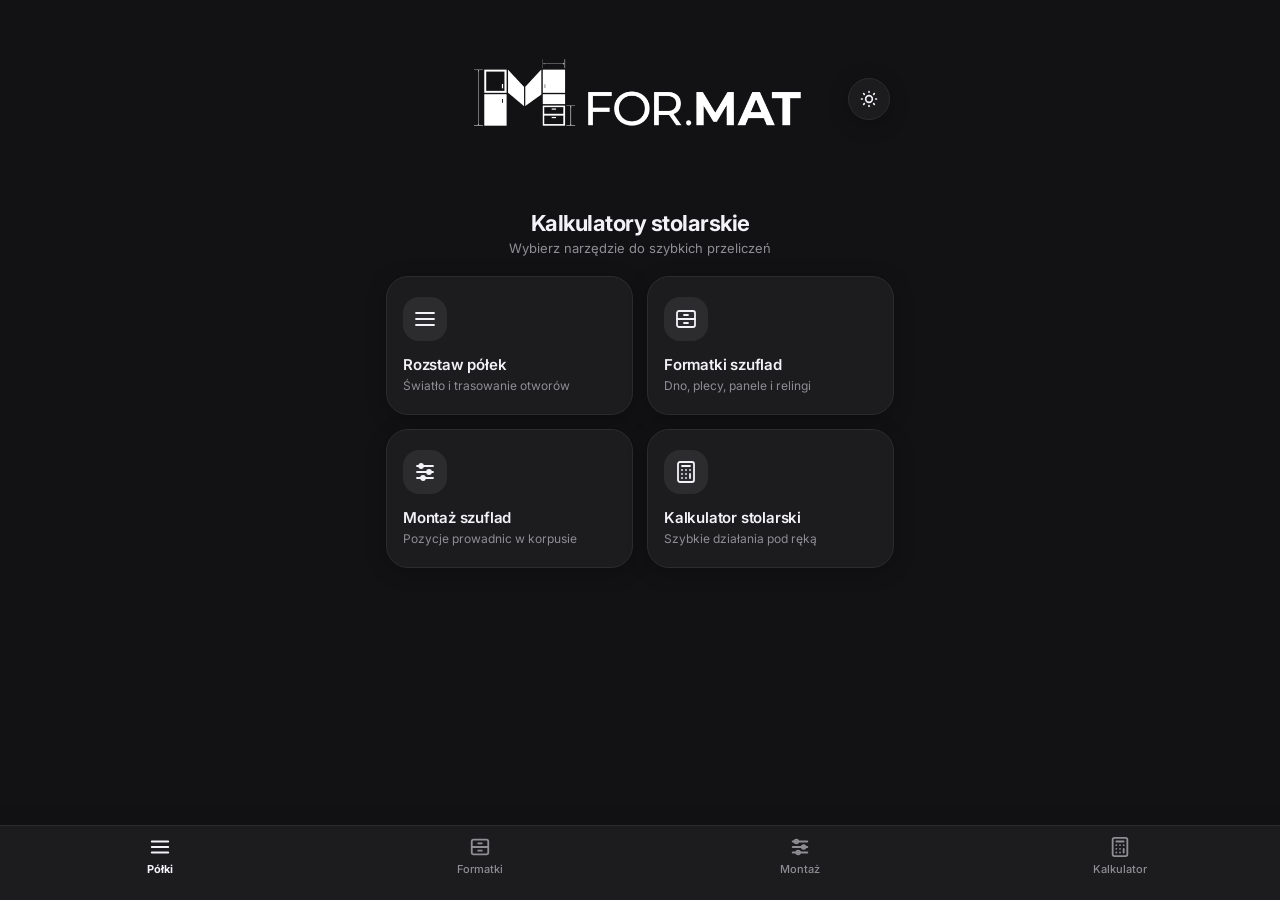
<file: index.html>
<!DOCTYPE html>
<html lang="pl" data-theme="dark">
<head>
    <meta charset="UTF-8">
    <meta name="viewport" content="width=device-width, initial-scale=1.0, user-scalable=no">
    <title>FOR.MAT - Asystent stolarza</title>
    
    <!-- PWA & Ikony -->
    <link rel="manifest" href="manifest.json">
    <link rel="icon" type="image/png" href="icon.png">
    <link rel="apple-touch-icon" href="icon.png">
    <meta name="theme-color" content="#121214" id="theme-color-meta">
    <meta name="apple-mobile-web-app-capable" content="yes">
    <meta name="apple-mobile-web-app-status-bar-style" content="black-translucent">
    <meta name="apple-mobile-web-app-title" content="FOR.MAT">

    <!-- Czcionka Inter -->
    <link rel="preconnect" href="https://fonts.googleapis.com">
    <link rel="preconnect" href="https://fonts.gstatic.com" crossorigin>
    <link href="https://fonts.googleapis.com/css2?family=Inter:wght@400;500;600;700;800&display=swap" rel="stylesheet">

    <!-- Styl Aplikacji -->
    <link rel="stylesheet" href="css/style.css">
</head>
<body>

    <!-- Górny Nagłówek -->
    <header>
        <div class="header-spacer"></div>
        <div class="brand-logo-container" onclick="loadModule('home')">
            <img id="mainLogo" src="logo-white.png" alt="FOR.MAT" class="app-logo">
        </div>
        <button class="theme-toggle" id="themeBtn" title="Zmień motyw">
            <svg id="themeIcon" viewBox="0 0 24 24"></svg>
        </button>
    </header>

    <!-- Główny Kontener -->
    <main>

        <!-- EKRAN STARTOWY (DASHBOARD) -->
        <div id="homePage" class="page active">
            <div class="section-header">
                <h1 class="section-title">Kalkulatory stolarskie</h1>
                <p class="section-subtitle">Wybierz narzędzie do szybkich przeliczeń</p>
            </div>

            <div class="menu-grid">
                <!-- Rozstaw Półek -->
                <div class="menu-card" onclick="loadModule('shelves')">
                    <div class="menu-card-icon">
                        <svg viewBox="0 0 24 24"><path d="M3 6h18M3 12h18M3 18h18"/></svg>
                    </div>
                    <div class="menu-card-info">
                        <span class="menu-card-title">Rozstaw półek</span>
                        <span class="menu-card-desc">Światło i trasowanie otworów</span>
                    </div>
                </div>

                <!-- Formatki Szuflad -->
                <div class="menu-card" onclick="loadModule('drawers')">
                    <div class="menu-card-icon">
                        <svg viewBox="0 0 24 24"><rect x="3" y="4" width="18" height="16" rx="2"/><path d="M3 12h18M10 8h4M10 16h4"/></svg>
                    </div>
                    <div class="menu-card-info">
                        <span class="menu-card-title">Formatki szuflad</span>
                        <span class="menu-card-desc">Dno, plecy, panele i relingi</span>
                    </div>
                </div>

                <!-- Montaż Szuflad -->
                <div class="menu-card" onclick="loadModule('drawer_assembly')">
                    <div class="menu-card-icon">
                        <svg viewBox="0 0 24 24">
                            <line x1="4" y1="6" x2="20" y2="6"/>
                            <line x1="4" y1="12" x2="20" y2="12"/>
                            <line x1="4" y1="18" x2="20" y2="18"/>
                            <circle cx="8" cy="6" r="2"/>
                            <circle cx="16" cy="12" r="2"/>
                            <circle cx="10" cy="18" r="2"/>
                        </svg>
                    </div>
                    <div class="menu-card-info">
                        <span class="menu-card-title">Montaż szuflad</span>
                        <span class="menu-card-desc">Pozycje prowadnic w korpusie</span>
                    </div>
                </div>

                <!-- Szybki Kalkulator Stolarski -->
                <div class="menu-card" onclick="loadModule('calculator')">
                    <div class="menu-card-icon">
                        <svg viewBox="0 0 24 24"><rect x="4" y="2" width="16" height="20" rx="2"/><line x1="8" y1="6" x2="16" y2="6"/><line x1="16" y1="14" x2="16" y2="18"/><path d="M8 10h.01M12 10h.01M16 10h.01M8 14h.01M12 14h.01M8 18h.01M12 18h.01"/></svg>
                    </div>
                    <div class="menu-card-info">
                        <span class="menu-card-title">Kalkulator stolarski</span>
                        <span class="menu-card-desc">Szybkie działania pod ręką</span>
                    </div>
                </div>
            </div>
        </div>

        <!-- DYNAMICZNY KONTENER NA MODUŁY -->
        <div id="app-content"></div>

    </main>

    <!-- Dolna Nawigacja -->
    <nav class="bottom-nav">
        <button class="nav-item active" onclick="loadModule('shelves')">
            <svg viewBox="0 0 24 24"><path d="M3 6h18M3 12h18M3 18h18"/></svg>
            <span>Półki</span>
        </button>
        <button class="nav-item" onclick="loadModule('drawers')">
            <svg viewBox="0 0 24 24"><rect x="3" y="4" width="18" height="16" rx="2"/><path d="M3 12h18M10 8h4M10 16h4"/></svg>
            <span>Formatki</span>
        </button>
        <button class="nav-item" onclick="loadModule('drawer_assembly')">
            <svg viewBox="0 0 24 24">
                <line x1="4" y1="6" x2="20" y2="6"/>
                <line x1="4" y1="12" x2="20" y2="12"/>
                <line x1="4" y1="18" x2="20" y2="18"/>
                <circle cx="8" cy="6" r="2"/>
                <circle cx="16" cy="12" r="2"/>
                <circle cx="10" cy="18" r="2"/>
            </svg>
            <span>Montaż</span>
        </button>
        <button class="nav-item" onclick="loadModule('calculator')">
            <svg viewBox="0 0 24 24"><rect x="4" y="2" width="16" height="20" rx="2"/><line x1="8" y1="6" x2="16" y2="6"/><line x1="16" y1="14" x2="16" y2="18"/><path d="M8 10h.01M12 10h.01M16 10h.01M8 14h.01M12 14h.01M8 18h.01M12 18h.01"/></svg>
            <span>Kalkulator</span>
        </button>
    </nav>

    <!-- Główny Skrypt Nawigacji -->
    <script src="js/app.js"></script>
</body>
</html>
</file>
<file: css/style.css>
:root {
    /* Domyślny Motyw Ciemny (Noc) - Soft Flat UI */
    --bg-main: #121214;
    --card-bg: #1C1C1E;
    --card-border: #2C2C2E;
    --text-primary: #F2F2F7;
    --text-secondary: #8E8E93;
    --accent-main: #F2F2F7;
    --accent-text: #1C1C1E;
    --input-bg: #2C2C2E;
    --btn-control: #3A3A3C;
    --btn-control-hover: #48484A;
    --cad-bg: #161618;
    --cad-stroke: #F2F2F7;
    --cad-accent: #0A84FF;
    --radius-lg: 22px;
    --radius-md: 16px;
    --radius-sm: 12px;
    --shadow: 0 4px 20px rgba(0, 0, 0, 0.25);
}

[data-theme="light"] {
    /* Motyw Jasny (Dzień) - Soft Flat UI */
    --bg-main: #F4F4F6;
    --card-bg: #FFFFFF;
    --card-border: #E5E5EA;
    --text-primary: #1C1C1E;
    --text-secondary: #8E8E93;
    --accent-main: #2C2C2E;
    --accent-text: #FFFFFF;
    --input-bg: #F2F2F7;
    --btn-control: #E5E5EA;
    --btn-control-hover: #D1D1D6;
    --cad-bg: #F8F9FA;
    --cad-stroke: #1C1C1E;
    --cad-accent: #007AFF;
    --shadow: 0 4px 20px rgba(0, 0, 0, 0.04);
}

* {
    box-sizing: border-box;
    margin: 0;
    padding: 0;
    font-family: 'Inter', -apple-system, BlinkMacSystemFont, "Segoe UI", Roboto, sans-serif;
    -webkit-tap-highlight-color: transparent;
}

/* Ukrycie systemowych strzałek w input number */
input::-webkit-outer-spin-button,
input::-webkit-inner-spin-button {
    -webkit-appearance: none;
    margin: 0;
}
input[type=number] {
    -moz-appearance: textfield;
}

body {
    background-color: var(--bg-main);
    color: var(--text-primary);
    min-height: 100vh;
    display: flex;
    flex-direction: column;
    transition: background-color 0.25s ease, color 0.25s ease;
    padding-bottom: 90px;
}

/* Wyśrodkowany Nagłówek Przewijany (rozmiar dopasowany do logo) */
header {
    padding: 16px 20px;
    display: grid;
    grid-template-columns: 42px 1fr 42px;
    align-items: center;
    background: var(--bg-main);
    position: relative; /* Przewija się ze stroną */
    max-width: 540px;
    width: 100%;
    margin: 0 auto;
}

.header-spacer {
    width: 42px;
}

.brand-logo-container {
    display: flex;
    justify-content: center;
    align-items: center;
    cursor: pointer;
}

.app-logo {
    max-height: auto;
    width: 80%;
    object-fit: contain;
}

.theme-toggle {
    background: var(--card-bg);
    border: 1px solid var(--card-border);
    color: var(--text-primary);
    width: 42px;
    height: 42px;
    border-radius: 50%;
    display: flex;
    align-items: center;
    justify-content: center;
    cursor: pointer;
    box-shadow: var(--shadow);
    justify-self: end;
}

.theme-toggle svg {
    width: 20px;
    height: 20px;
    stroke: var(--text-primary);
    fill: none;
    stroke-width: 2;
    stroke-linecap: round;
    stroke-linejoin: round;
}

/* Główny Kontener */
main {
    max-width: 540px;
    width: 100%;
    margin: 0 auto;
    padding: 0 16px;
    flex: 1;
}

.page {
    display: none;
    animation: fadeIn 0.2s ease-in-out;
}

.page.active {
    display: block;
}

@keyframes fadeIn {
    from { opacity: 0; transform: translateY(4px); }
    to { opacity: 1; transform: translateY(0); }
}

/* EKRAN STARTOWY */
.section-header {
    margin: 12px 0 20px 0;
    text-align: center;
}

.section-title {
    font-size: 22px;
    font-weight: 700;
    letter-spacing: -0.5px;
}

.section-subtitle {
    font-size: 13px;
    color: var(--text-secondary);
    margin-top: 4px;
}

.menu-grid {
    display: grid;
    grid-template-columns: repeat(2, 1fr);
    gap: 14px;
}

.menu-card {
    background: var(--card-bg);
    border: 1px solid var(--card-border);
    border-radius: var(--radius-lg);
    padding: 20px 16px;
    display: flex;
    flex-direction: column;
    gap: 14px;
    cursor: pointer;
    transition: transform 0.15s ease, box-shadow 0.15s ease;
    box-shadow: var(--shadow);
}

.menu-card:active {
    transform: scale(0.98);
}

.menu-card-icon {
    width: 44px;
    height: 44px;
    background: var(--input-bg);
    border-radius: var(--radius-md);
    display: flex;
    align-items: center;
    justify-content: center;
}

.menu-card-icon svg {
    width: 24px;
    height: 24px;
    stroke: var(--text-primary);
    fill: none;
    stroke-width: 1.8;
    stroke-linecap: round;
    stroke-linejoin: round;
}

.menu-card-info {
    display: flex;
    flex-direction: column;
    gap: 4px;
}

.menu-card-title {
    font-size: 15px;
    font-weight: 600;
    color: var(--text-primary);
    letter-spacing: -0.2px;
}

.menu-card-desc {
    font-size: 12px;
    color: var(--text-secondary);
    line-height: 1.3;
}

/* KARTY KALKULATORA */
.card {
    background: var(--card-bg);
    border: 1px solid var(--card-border);
    border-radius: var(--radius-lg);
    padding: 20px;
    margin-bottom: 16px;
    box-shadow: var(--shadow);
}

.card-header {
    display: flex;
    align-items: center;
    gap: 10px;
    margin-bottom: 18px;
}

.card-header-icon svg {
    width: 22px;
    height: 22px;
    stroke: var(--text-primary);
    fill: none;
    stroke-width: 2;
    stroke-linecap: round;
    stroke-linejoin: round;
}

.card-title {
    font-size: 16px;
    font-weight: 600;
}

/* Segmented Control */
.segmented-control {
    display: flex;
    background: var(--input-bg);
    padding: 4px;
    border-radius: var(--radius-md);
    margin-bottom: 18px;
}

.segmented-control button {
    flex: 1;
    padding: 10px 12px;
    border: none;
    border-radius: calc(var(--radius-md) - 3px);
    font-size: 13px;
    font-weight: 600;
    background: transparent;
    color: var(--text-secondary);
    cursor: pointer;
    transition: all 0.2s ease;
}

.segmented-control button.active {
    background: var(--card-bg);
    color: var(--text-primary);
    box-shadow: 0 2px 8px rgba(0,0,0,0.12);
}

/* Steppery +/- */
.input-list {
    display: flex;
    flex-direction: column;
    gap: 14px;
}

.input-row {
    display: flex;
    justify-content: space-between;
    align-items: center;
}

.input-label {
    font-size: 13px;
    font-weight: 500;
    color: var(--text-primary);
    display: flex;
    flex-direction: column;
    gap: 2px;
}

.input-sublabel {
    font-size: 11px;
    color: var(--text-secondary);
}

.stepper {
    display: flex;
    align-items: center;
    background: var(--input-bg);
    border-radius: var(--radius-md);
    padding: 3px;
    gap: 4px;
}

.stepper-btn {
    width: 36px;
    height: 36px;
    background: var(--btn-control);
    border: none;
    border-radius: var(--radius-sm);
    color: var(--text-primary);
    font-size: 18px;
    font-weight: 600;
    display: flex;
    align-items: center;
    justify-content: center;
    cursor: pointer;
    transition: background 0.15s;
}

.stepper-btn:active {
    background: var(--btn-control-hover);
}

.stepper-input {
    width: 60px;
    text-align: center;
    background: transparent;
    border: none;
    font-size: 15px;
    font-weight: 700;
    color: var(--text-primary);
    outline: none;
}

/* Wyniki */
.result-box {
    background: var(--input-bg);
    border-radius: var(--radius-md);
    padding: 16px;
    text-align: center;
    margin-bottom: 16px;
}

.result-value {
    font-size: 28px;
    font-weight: 700;
    letter-spacing: -0.5px;
    color: var(--text-primary);
}

.result-label {
    font-size: 12px;
    color: var(--text-secondary);
    margin-top: 3px;
}

.list-table {
    display: flex;
    flex-direction: column;
    gap: 8px;
}

.table-row {
    display: flex;
    justify-content: space-between;
    align-items: center;
    padding: 11px 14px;
    background: var(--input-bg);
    border-radius: var(--radius-sm);
    font-size: 13px;
}

.table-row .shelf-num {
    font-weight: 600;
    color: var(--text-primary);
}

.table-row .shelf-dim {
    font-weight: 700;
    color: var(--cad-accent);
}

.cad-wrapper {
    background: var(--cad-bg);
    border-radius: var(--radius-md);
    padding: 16px;
    display: flex;
    justify-content: center;
    border: 1px solid var(--card-border);
}

.btn-back {
    display: flex;
    align-items: center;
    gap: 8px;
    background: transparent;
    border: none;
    color: var(--text-secondary);
    font-size: 14px;
    font-weight: 600;
    cursor: pointer;
    margin-bottom: 16px;
    padding: 4px 0;
}

.btn-back svg {
    width: 18px;
    height: 18px;
    stroke: var(--text-secondary);
    fill: none;
    stroke-width: 2;
}

/* Dolny Pasek Nawigacji */
.bottom-nav {
    position: fixed;
    bottom: 0;
    left: 0;
    right: 0;
    background: var(--card-bg);
    border-top: 1px solid var(--card-border);
    display: flex;
    justify-content: space-around;
    padding: 10px 0 24px 0;
    box-shadow: 0 -4px 20px rgba(0,0,0,0.08);
    z-index: 1000;
}

.nav-item {
    display: flex;
    flex-direction: column;
    align-items: center;
    gap: 4px;
    background: none;
    border: none;
    color: var(--text-secondary);
    font-size: 11px;
    font-weight: 500;
    cursor: pointer;
    width: 20%;
}

.nav-item.active {
    color: var(--text-primary);
    font-weight: 700;
}

.nav-item svg {
    width: 22px;
    height: 22px;
    stroke: currentColor;
    fill: none;
    stroke-width: 2;
    stroke-linecap: round;
    stroke-linejoin: round;
}
/* STYLE DLA MODUŁU KALKULATORA */
.calc-display-container {
    background: var(--input-bg);
    border-radius: var(--radius-md);
    padding: 16px 20px;
    text-align: right;
    margin-bottom: 16px;
    border: 1px solid var(--card-border);
    min-height: 84px;
    display: flex;
    flex-direction: column;
    justify-content: center;
}

.calc-history {
    font-size: 13px;
    color: var(--text-secondary);
    min-height: 18px;
    font-weight: 500;
}

.calc-display {
    font-size: 32px;
    font-weight: 700;
    color: var(--text-primary);
    letter-spacing: -0.5px;
    word-break: break-all;
}

.calc-grid {
    display: grid;
    grid-template-columns: repeat(4, 1fr);
    gap: 10px;
}

.calc-btn {
    height: 56px;
    border: none;
    background: var(--input-bg);
    border-radius: var(--radius-md);
    color: var(--text-primary);
    font-size: 20px;
    font-weight: 600;
    cursor: pointer;
    transition: background 0.15s, transform 0.1s;
    display: flex;
    align-items: center;
    justify-content: center;
}

.calc-btn:active {
    transform: scale(0.96);
    background: var(--btn-control);
}

.calc-btn.btn-op {
    background: var(--btn-control);
    color: var(--cad-accent);
    font-size: 22px;
}

.calc-btn.btn-func {
    background: var(--btn-control);
    color: var(--text-secondary);
}

.calc-btn.btn-equals {
    background: var(--cad-accent);
    color: #FFFFFF;
    font-size: 24px;
    font-weight: 700;
}

.calc-btn.btn-zero {
    grid-column: span 2;
}

/* STYLE DLA WYDRUKU / ZAPISU DO PDF */
@media print {
    body {
        background: #ffffff !important;
        color: #000000 !important;
        padding-bottom: 0 !important;
    }
    header, .bottom-nav, .btn-back, .theme-toggle, .card:not(#pdfPrintCard):not(:nth-child(2)), button {
        display: none !important;
    }
    main {
        max-width: 100% !important;
        padding: 0 !important;
    }
    .card {
        background: #ffffff !important;
        border: none !important;
        box-shadow: none !important;
        color: #000000 !important;
    }
    .cad-wrapper {
        background: #ffffff !important;
        border: 1px solid #000000 !important;
    }
    .cad-wrapper svg {
        max-width: 100% !important;
        height: auto !important;
    }
}
</file>
